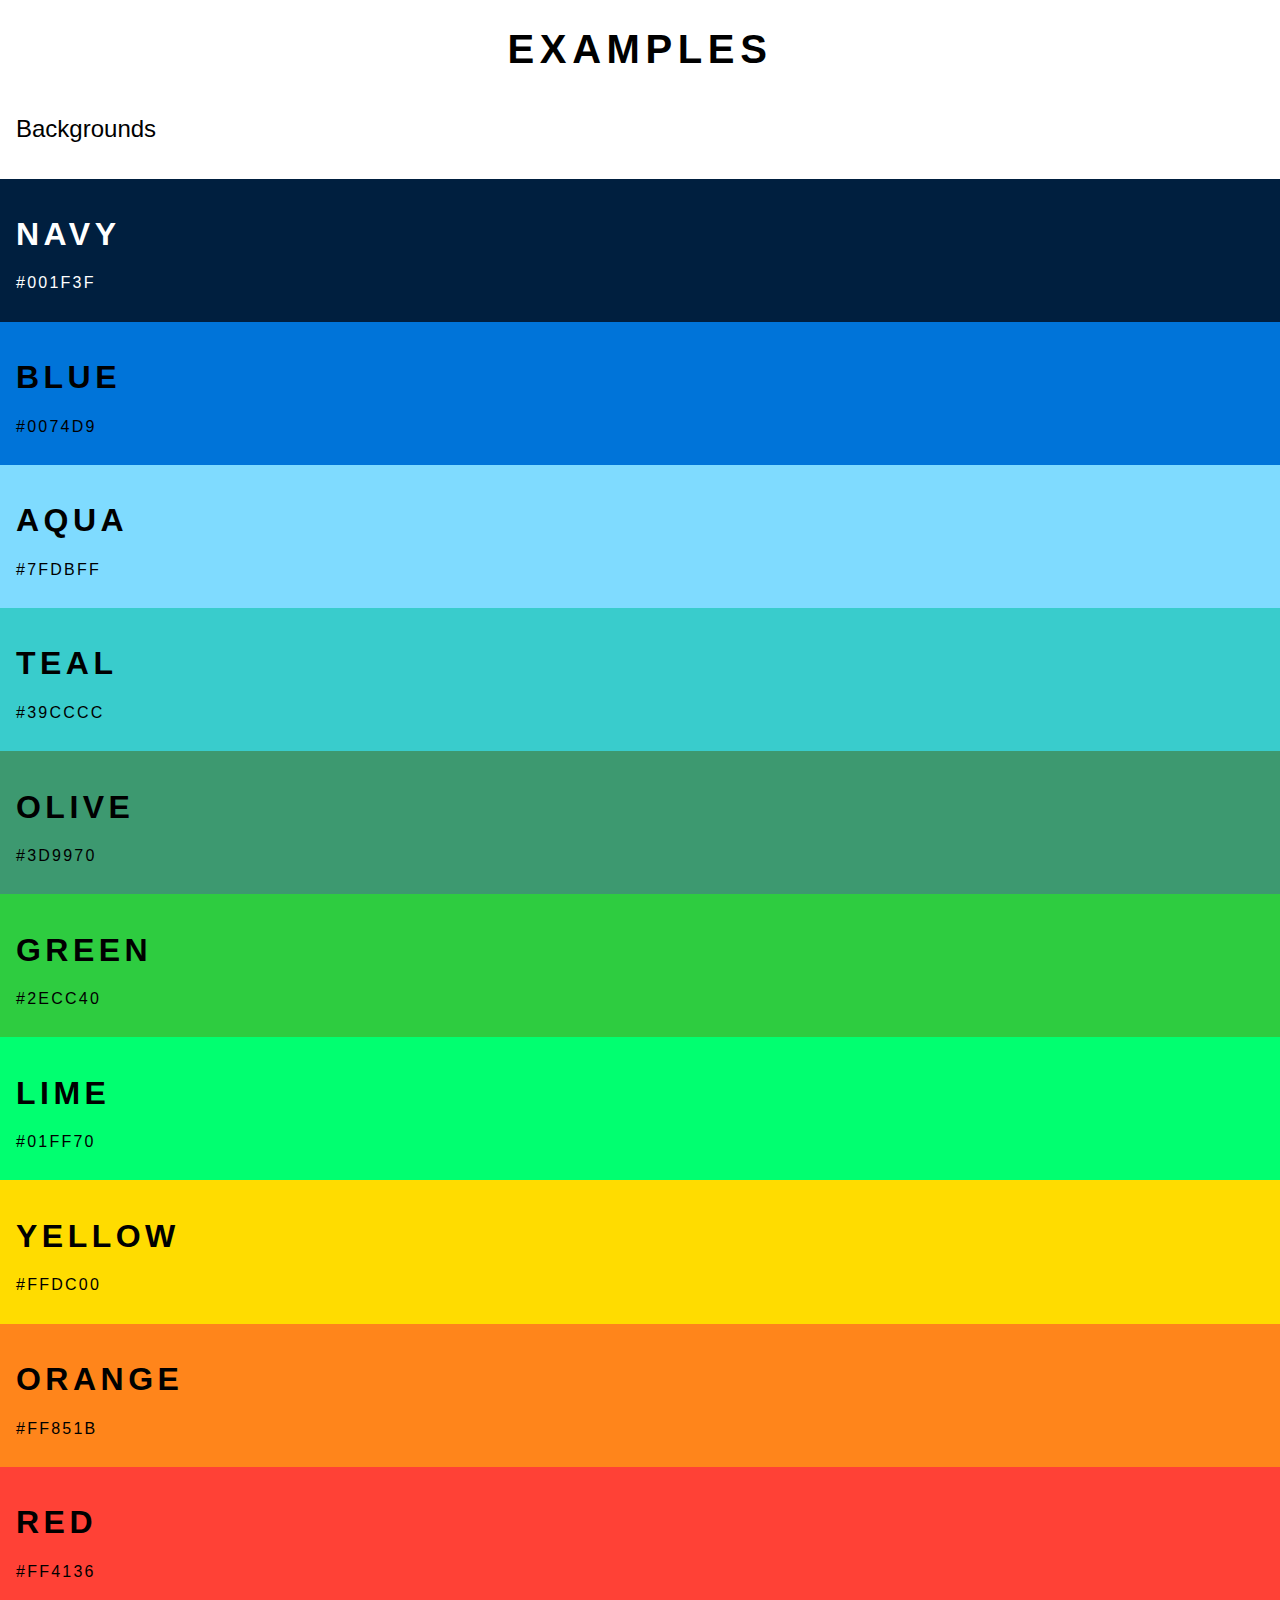
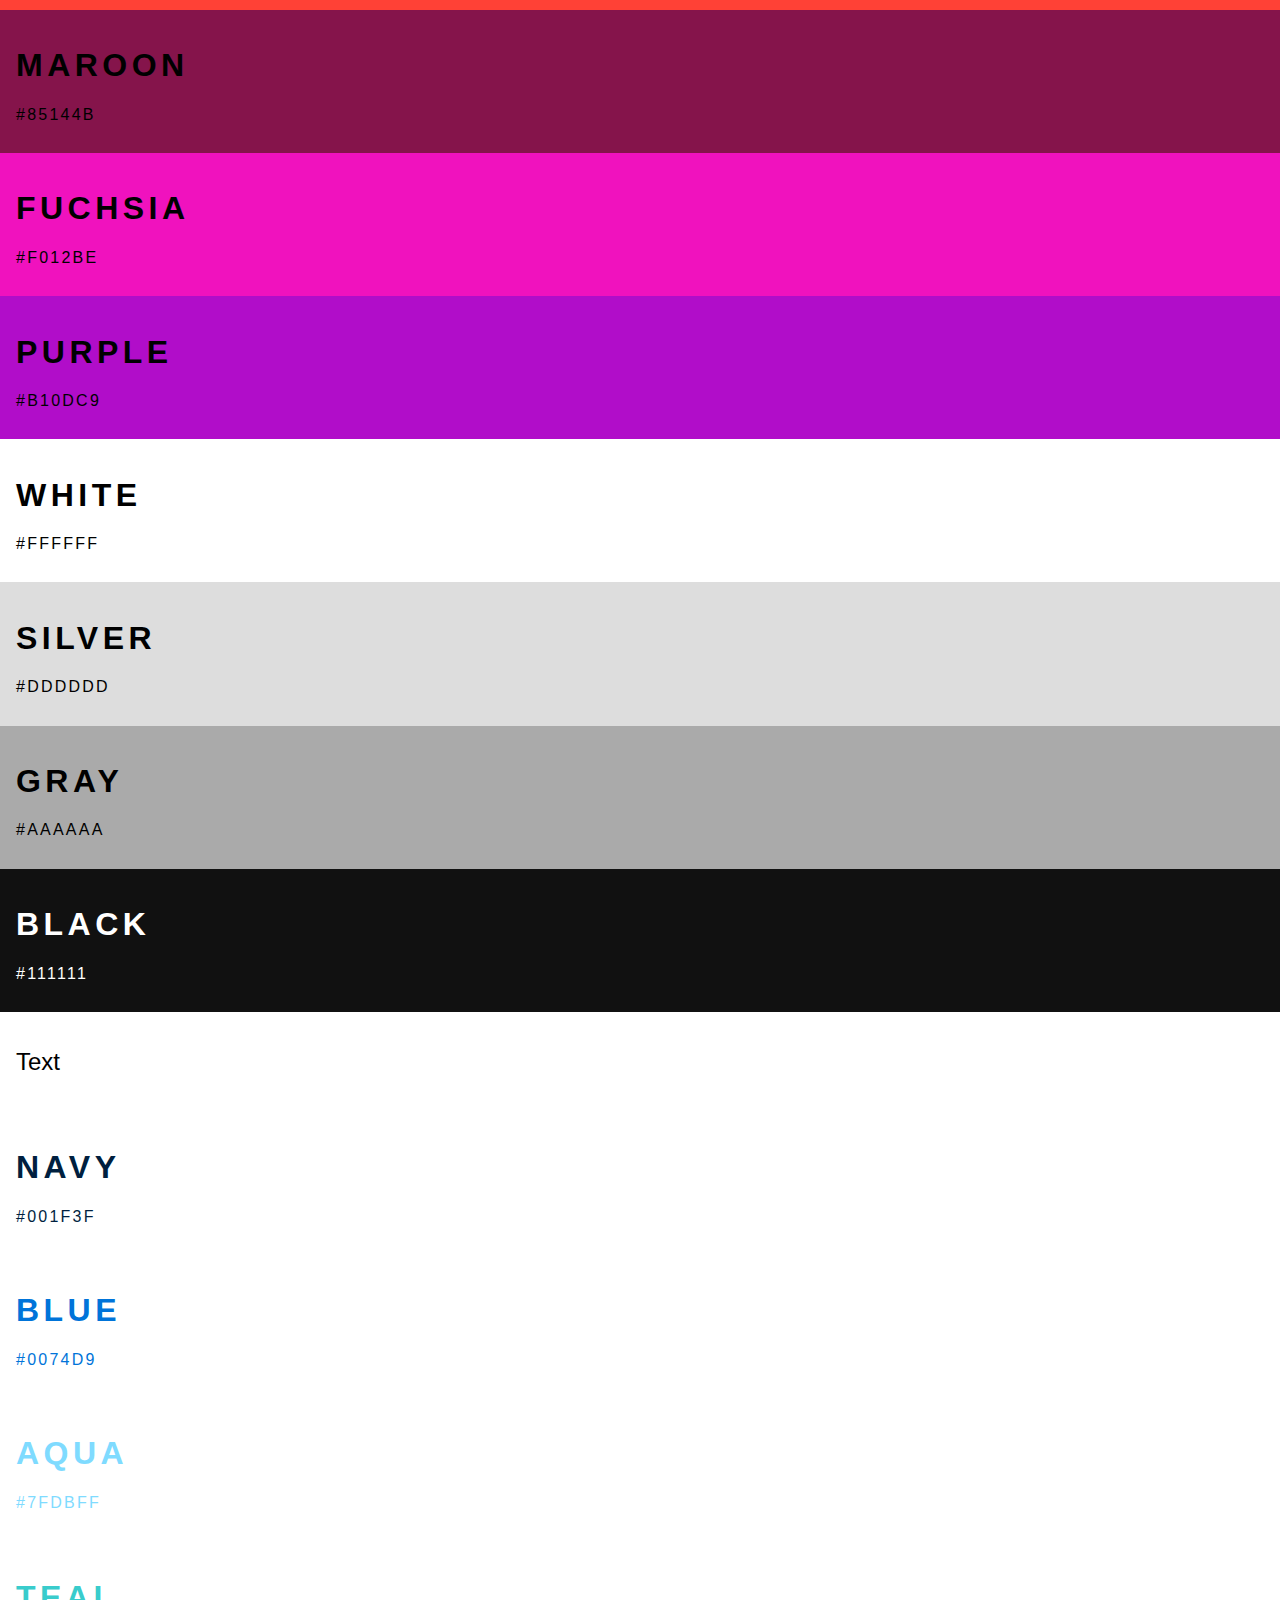
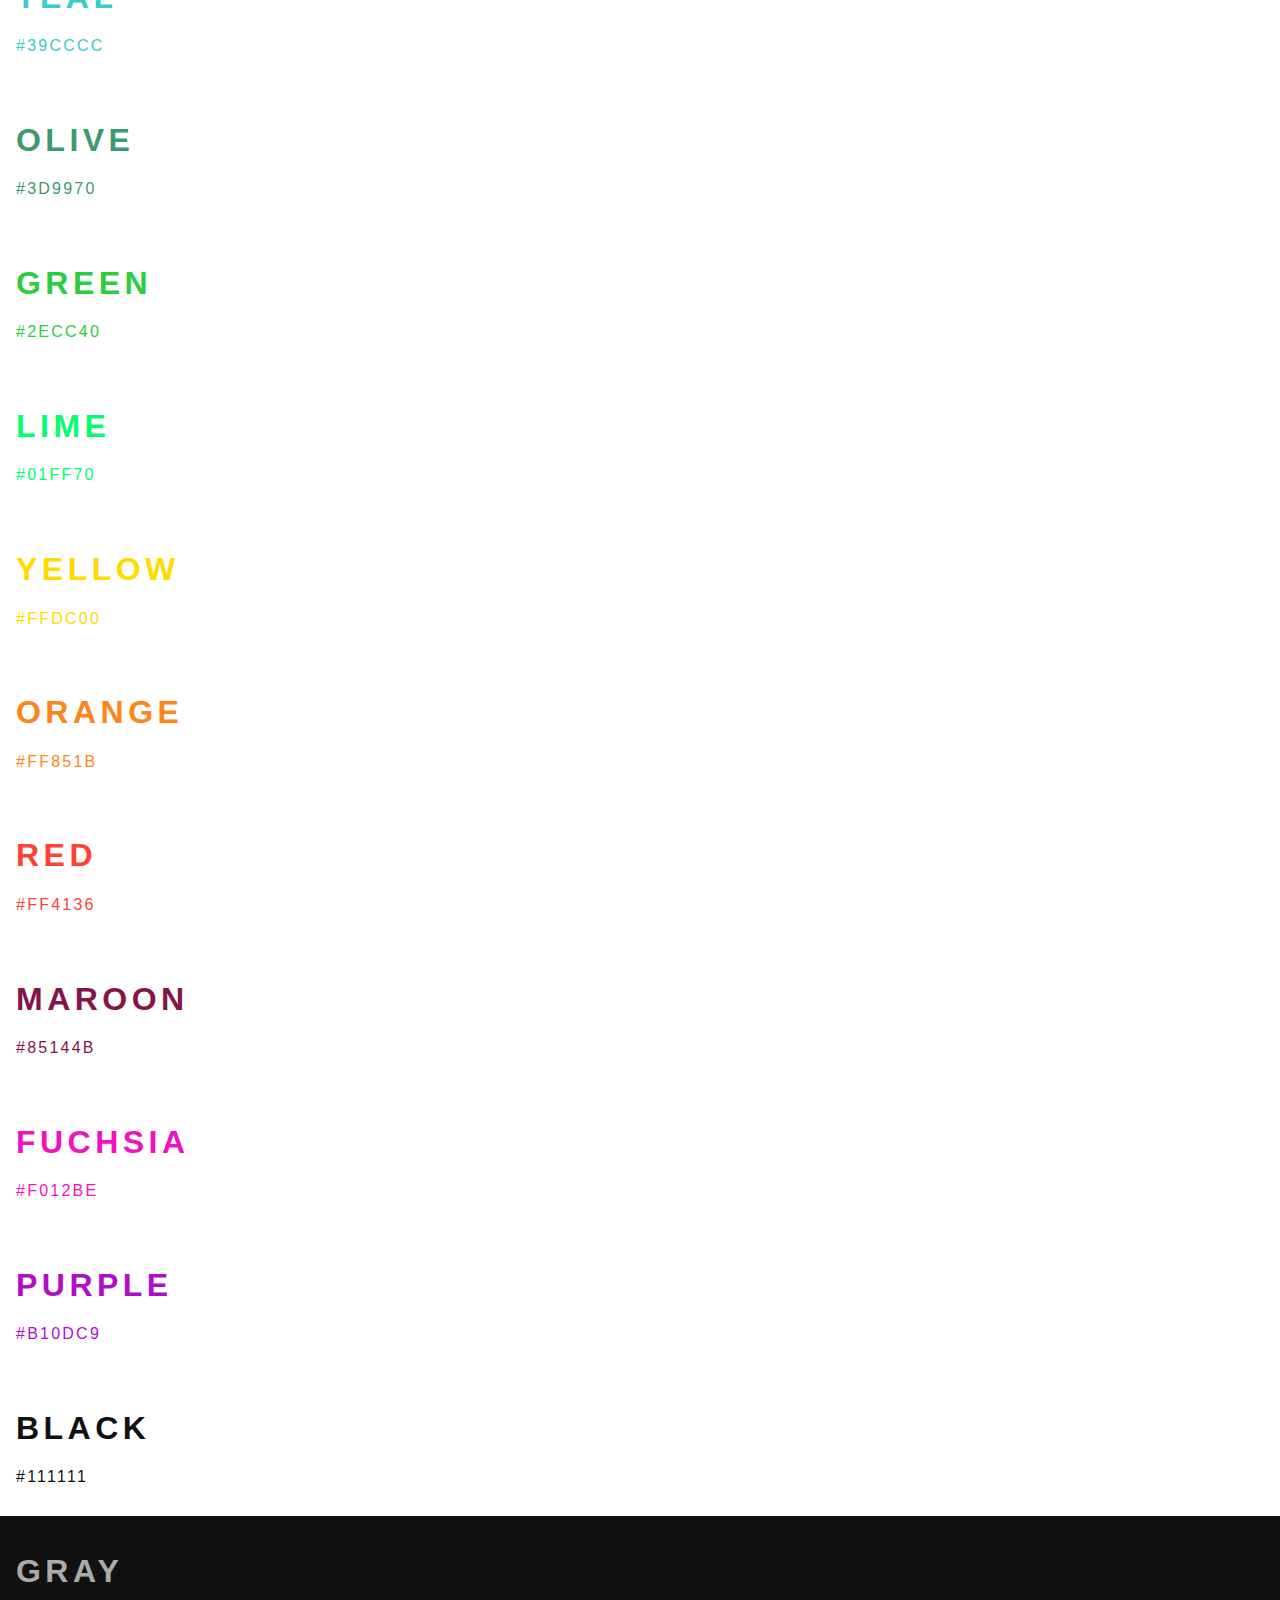
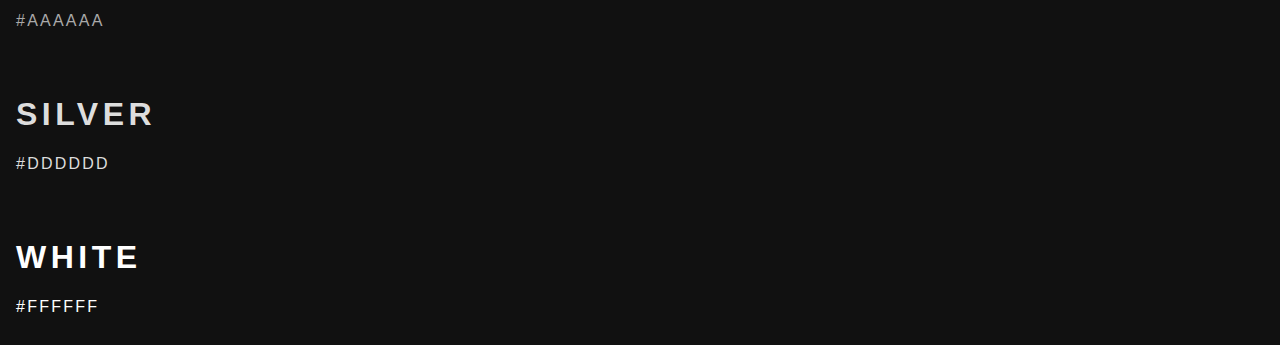
<file: bower_components/mrmrs-colors/index.html>
<!DOCTYPE html>
<html lang="en">
  <head>
    <meta charset="utf-8">
    <title>Colors</title>
    <meta name="author" content="mrmrs">
    <meta name="description" content="A nicer color palette for the web. Download as css, sass, stylus, or plain text.">
    <meta name="viewport" content="width=device-width, initial-scale=1">
    <link rel="stylesheet" href="css/colors.css">
    <link rel="stylesheet" href="site.css">
  <body>
    <section>
      <header class="pvxl">
        <h1 class="mega title tc man">Examples</h1>
      </header>
      <h2 class="pvl thin f1">Backgrounds</h2>
      <div class="bg-navy pvl white">
        <h1 class="title">NAVY</h1>
        <h2 class="thin title small">#001f3f</h2>
      </div>
      <div class="bg-blue pvl">
        <h1 class="title">BLUE</h1>
        <h2 class="thin title small">#0074d9</h2>
      </div>
      <div class="bg-aqua pvl">
        <h1 class="title">AQUA</h1>
        <h2 class="thin title small">#7fdbff</h2>
      </div>
      <div class="bg-teal pvl">
        <h1 class="title">TEAL</h1>
        <h2 class="thin title small">#39cccc</h2>
      </div>
      <div class="bg-olive pvl">
        <h1 class="title">OLIVE</h1>
        <h2 class="thin title small">#3d9970</h2>
      </div>
      <div class="bg-green pvl">
        <h1 class="title">GREEN</h1>
        <h2 class="thin title small">#2ecc40</h2>
      </div>
      <div class="bg-lime pvl">
        <h1 class="title">LIME</h1>
        <h2 class="thin title small">#01ff70</h2>
      </div>
      <div class="bg-yellow pvl">
        <h1 class="title">YELLOW</h1>
        <h2 class="thin title small">#ffdc00</h2>
      </div>
      <div class="bg-orange pvl">
        <h1 class="title">ORANGE</h1>
        <h2 class="thin title small">#ff851b</h2>
      </div>
      <div class="bg-red pvl">
        <h1 class="title">RED</h1>
        <h2 class="thin title small">#ff4136</h2>
      </div>
      <div class="bg-maroon pvl">
        <h1 class="title">MAROON</h1>
        <h2 class="thin title small">#85144b</h2>
      </div>
      <div class="bg-fuchsia pvl">
        <h1 class="title">FUCHSIA</h1>
        <h2 class="thin title small">#f012be</h2>
      </div>
      <div class="bg-purple pvl">
        <h1 class="title">PURPLE</h1>
        <h2 class="thin title small">#b10dc9</h2>
      </div>
      <div class="bg-white pvl">
        <h1 class="title">WHITE</h1>
        <h2 class="thin title small">#ffffff</h2>
      </div>
      <div class="bg-silver pvl">
        <h1 class="title">SILVER</h1>
        <h2 class="thin title small">#dddddd</h2>
      </div>
      <div class="bg-gray pvl">
        <h1 class="title">GRAY</h1>
        <h2 class="thin title small">#aaaaaa</h2>
      </div>
      <div class="bg-black pvl white">
        <h1 class="title">BLACK</h1>
        <h2 class="thin title small">#111111</h2>
      </div>
    </section>
    <section>
      <h2 class="thin f1 pvl">Text</h2>
      <div class="navy pvl">
        <h1 class="title">NAVY</h1>
        <h2 class="thin title small">#001f3f</h2>
      </div>
      <div class="blue pvl">
        <h1 class="title">BLUE</h1>
        <h2 class="thin title small">#0074d9</h2>
      </div>
      <div class="aqua pvl">
        <h1 class="title">AQUA</h1>
        <h2 class="thin title small">#7fdbff</h2>
      </div>
      <div class="teal pvl">
        <h1 class="title">TEAL</h1>
        <h2 class="thin title small">#39cccc</h2>
      </div>
      <div class="olive pvl">
        <h1 class="title">OLIVE</h1>
        <h2 class="thin title small">#3d9970</h2>
      </div>
      <div class="green pvl">
        <h1 class="title">GREEN</h1>
        <h2 class="thin title small">#2ecc40</h2>
      </div>
      <div class="lime pvl">
        <h1 class="title">LIME</h1>
        <h2 class="thin title small">#01ff70</h2>
      </div>
      <div class="yellow pvl">
        <h1 class="title">YELLOW</h1>
        <h2 class="thin title small">#ffdc00</h2>
      </div>
      <div class="orange pvl">
        <h1 class="title">ORANGE</h1>
        <h2 class="thin title small">#ff851b</h2>
      </div>
      <div class="red pvl">
        <h1 class="title">RED</h1>
        <h2 class="thin title small">#ff4136</h2>
      </div>
      <div class="maroon pvl">
        <h1 class="title">MAROON</h1>
        <h2 class="thin title small">#85144b</h2>
      </div>
      <div class="fuchsia pvl">
        <h1 class="title">FUCHSIA</h1>
        <h2 class="thin title small">#f012be</h2>
      </div>
      <div class="purple pvl">
        <h1 class="title">PURPLE</h1>
        <h2 class="thin title small">#b10dc9</h2>
      </div>
      <div class="black pvl">
        <h1 class="title">BLACK</h1>
        <h2 class="thin title small">#111111</h2>
      </div>
      <div class="bg-black gray pvl">
        <h1 class="title">GRAY</h1>
        <h2 class="thin title small">#aaaaaa</h2>
      </div>
      <div class="bg-black silver pvl">
        <h1 class="title">SILVER</h1>
        <h2 class="thin title small">#dddddd</h2>
      </div>
      <div class="bg-black white pvl">
        <h1 class="title">WHITE</h1>
        <h2 class="thin title small">#ffffff</h2>
      </div>
    </section>
  </body>
</html>
</file>
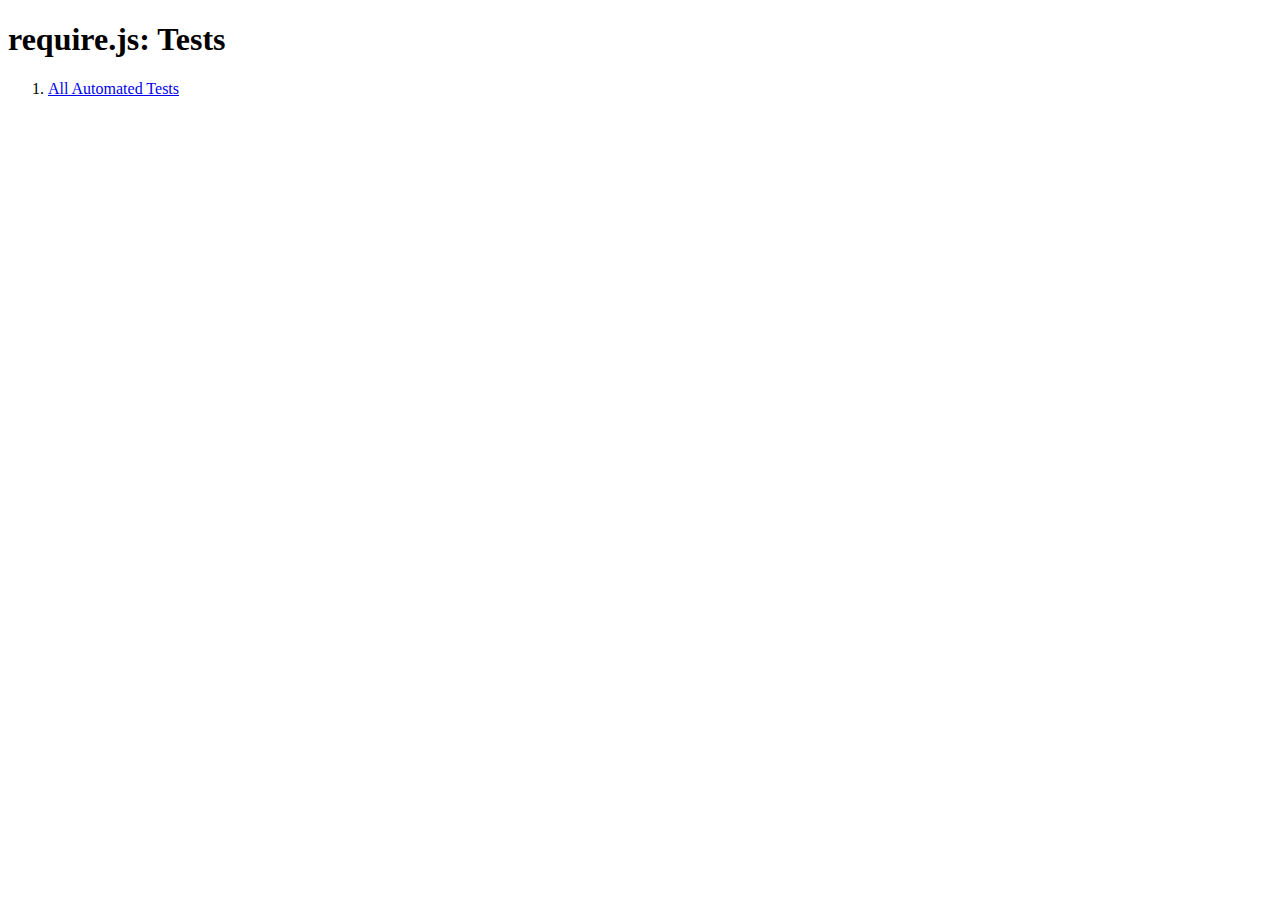
<file: bower_components/requirejs/tests/index.html>
<!DOCTYPE html>
<html>
<head>
    <title>require.js: Tests</title>
</head>
<body>
    <h1>require.js: Tests</h1>
    <ol>
        <li><a href="doh/runner.html?testUrl=../all">All Automated Tests</a>
    </ol>
</body>
</html>
</file>
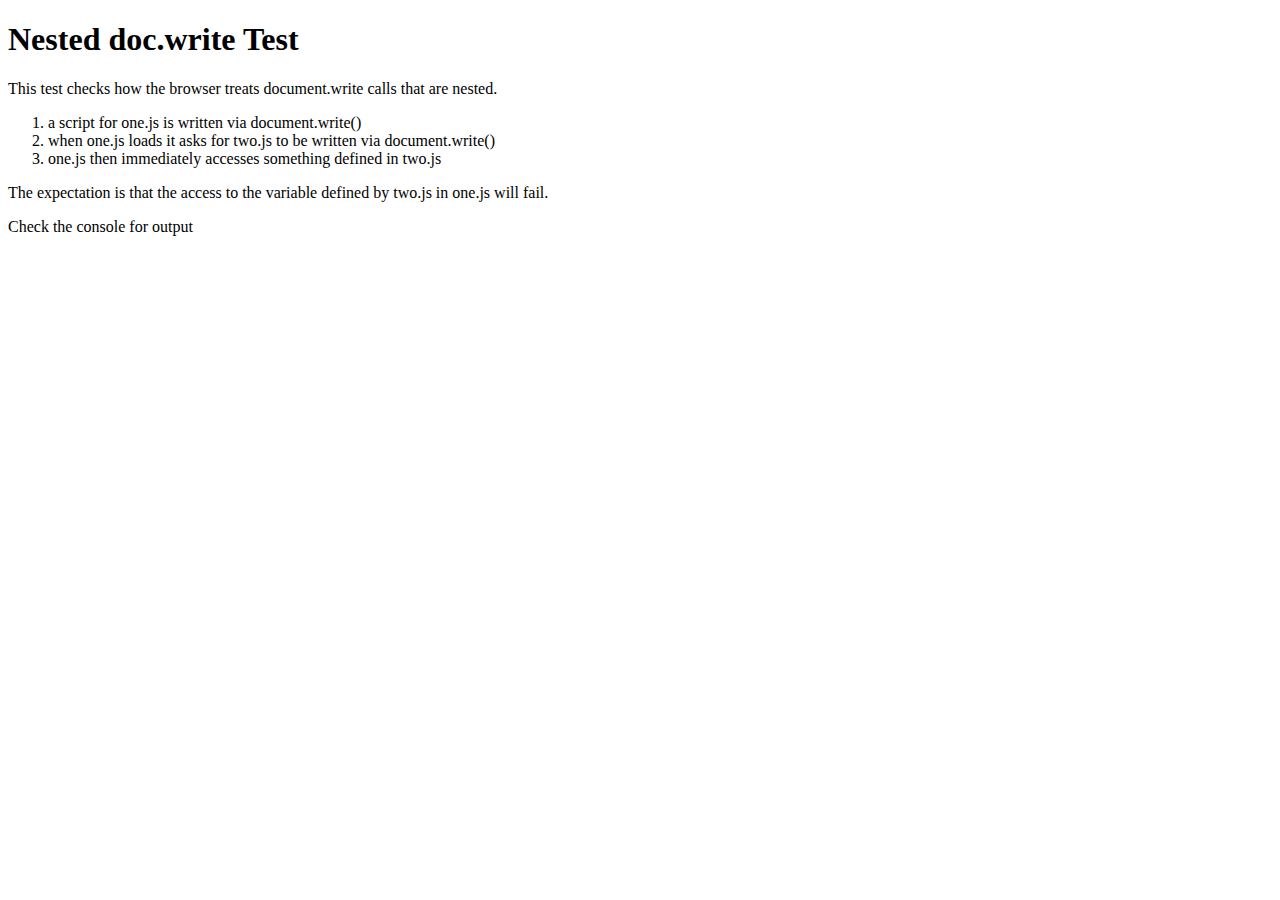
<file: bower_components/requirejs/tests/browsertests/docwritenested/index.html>
<!DOCTYPE html>
<html>
<head>
    <title>Nested doc.write Test</title>
    <script type="text/javascript">
    function loadScript(url) {
        url += "?stamp=" + (new Date()).getTime();
        document.write('<script src="' + url + '"></' + 'script>');
    }
    loadScript("one.js");
    </script>
</head>
<body>
    <h1>Nested doc.write Test</h1>

    <p>This test checks how the browser treats document.write calls that are nested.</p>
    <ol>
        <li>a script for one.js is written via document.write()</li>
        <li>when one.js loads it asks for two.js to be written via document.write()</li>
        <li>one.js then immediately accesses something defined in two.js</li>
    </ol>
    
    <p>The expectation is that the access to the variable defined by two.js in one.js
    will fail.</p>

    <p>Check the console for output</p>
</body>
</html>
</file>
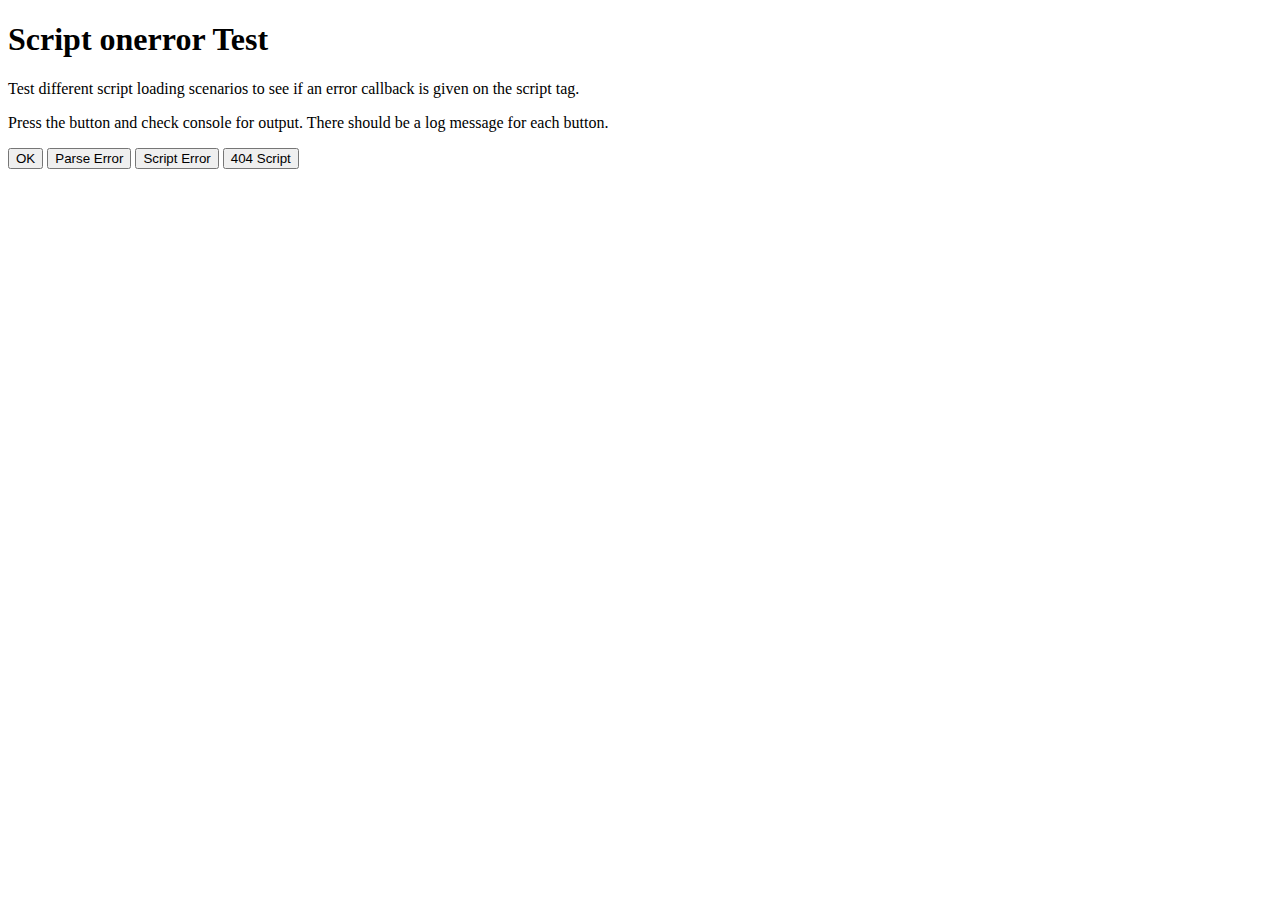
<file: bower_components/requirejs/tests/browsertests/onerror/index.html>
<!DOCTYPE html>
<html>
<head>
    <title>Script onerror Test</title>
    <script src="../common.js"></script>
    <script>

    var readyRegExp = /complete|loaded/;
  
    function onTestScriptLoad(evt) {
        var node = evt.target || evt.srcElement;
        if (evt.type === "load" || readyRegExp.test(node.readyState)) {
            log(node.getAttribute("data-name") + " loaded");
      
            //Clean up binding.
            if (node.removeEventListener) {
                node.removeEventListener("load", onTestScriptLoad, false);
            } else {
                //Probably IE.
                node.detachEvent("onreadystatechange", onTestScriptLoad);
            }
        }
    }

    function onTestError(evt) {
        var node = evt.target || evt.srcElement;
        log(node.getAttribute("data-name") + " onerror triggered");

        //Clean up binding.
        if (node.removeEventListener) {
            node.removeEventListener("error", onTestError, false);
        } else {
            //Probably IE.
            node.detachEvent("onerror", onTestError);
        }
    }

    function attachScript(url, name) {
        var node = document.createElement("script");
        node.src = url;
        node.type = "text/javascript";
        node.charset = "utf-8";
        node.setAttribute("data-name", name);

        //Set up load listener.
        if (node.addEventListener) {
            node.addEventListener("load", onTestScriptLoad, false);
            node.addEventListener("error", onTestError, false);
        } else {
            //Probably IE.
            node.attachEvent("onreadystatechange", onTestScriptLoad);
            node.attachEvent("onerror", onTestError);
        }
  
        document.getElementsByTagName("head")[0].appendChild(node);
    }

    </script>
</head>
<body>
    <h1>Script onerror Test</h1>

    <p>Test different script loading scenarios to see if an error callback is
    given on the script tag.</p>

    <p>Press the button and check console for output. There should be a log
    message for each button.</p>

    <button onclick="attachScript('ok.js', 'ok');">OK</button>
    <button onclick="attachScript('parseError.js', 'parseError');">Parse Error</button>
    <button onclick="attachScript('scriptError.js', 'scriptError');">Script Error</button>
    <button onclick="attachScript('404.js', '404');">404 Script</button>
</body>
</html>
</file>
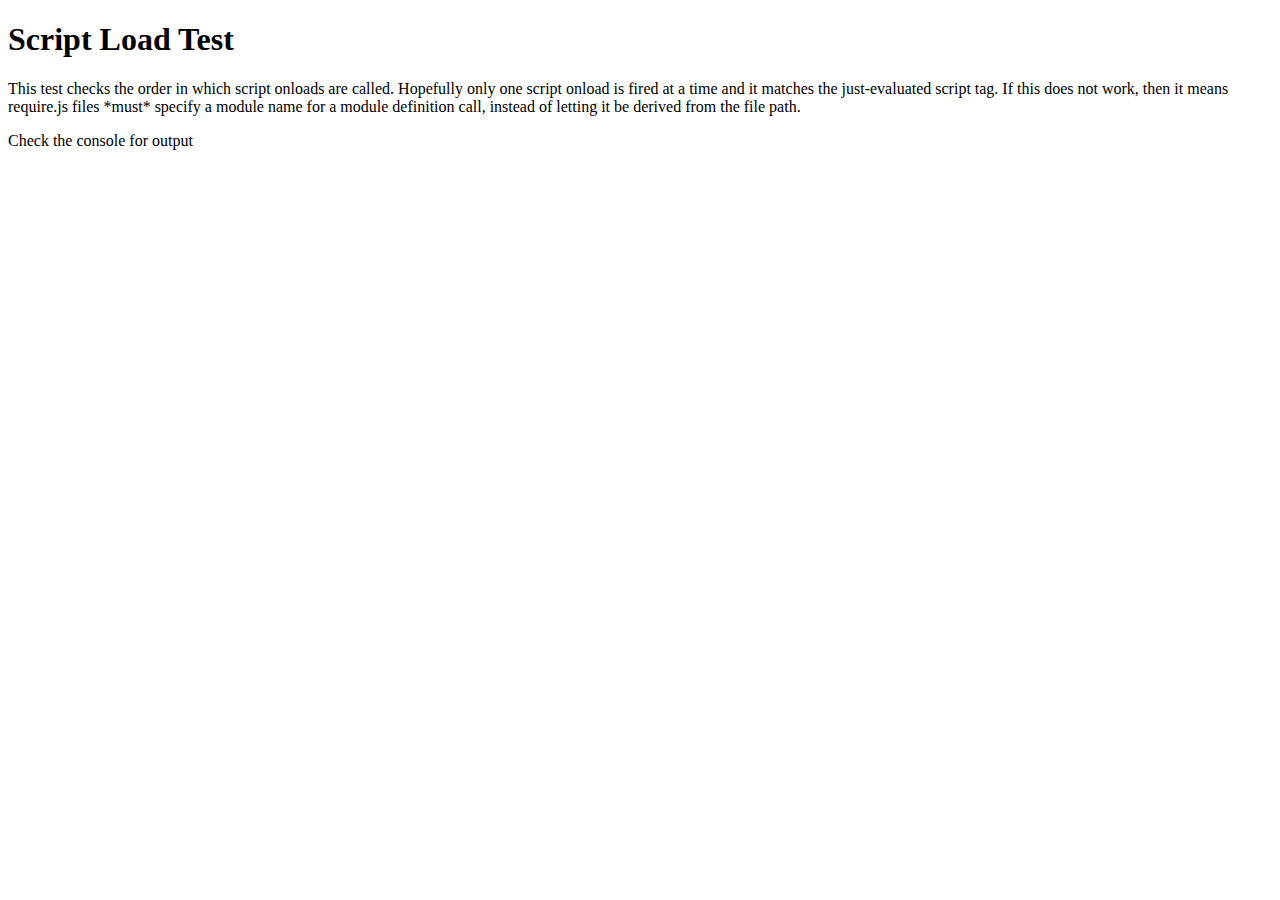
<file: bower_components/requirejs/tests/browsertests/scriptload/index.html>
<!DOCTYPE html>
<html>
<head>
    <title>Script Load Test</title>
    <script type="text/javascript" src="../common.js"></script>
    <script type="text/javascript">
    //cache bust?
    var noCache = location.href.indexOf("nocache") != -1;

    log("noCache: " + noCache);

    var readyRegExp = /complete|loaded/;
  
    var onTestScriptLoad = function(evt) {
      var node = evt.target || evt.srcElement;
      if (evt.type == "load" || readyRegExp.test(node.readyState)) {
        log(node.getAttribute("data-name") + " loaded");
  
        //Clean up script binding.
        if (node.removeEventListener) {
          node.removeEventListener("load", onTestScriptLoad, false);
        } else {
          //Probably IE.
          node.detachEvent("onreadystatechange", onTestScriptLoad);
        }
      }
    }
  
    var attachScript = function(url, name, useDocWrite){
      if (noCache) {
        url += "?stamp=" + (new Date()).getTime();
      }
      if (useDocWrite) {
          //TODO doc.write
          document.write('<script type="text/javascript" charset="utf-8" data-name="'
                         + name
                         + '" src="'
                         + url
                         + '" onload="onTestScriptLoad(evt)" onreadytate="onTestScriptLoad(evt)">\<\/script>');
      } else {
        var node = document.createElement("script");
        node.src = url;
        node.type = "text/javascript";
        node.charset = "utf-8";
        node.setAttribute("data-name", name);
    
        //Set up load listener.
        if (node.addEventListener) {
          node.addEventListener("load", onTestScriptLoad, false);
        } else {
          //Probably IE.
          node.attachEvent("onreadystatechange", onTestScriptLoad);
        }
  
        document.getElementsByTagName("head")[0].appendChild(node);
      }
    }

    var urls = [
        "one.js",
        "two.js",
        "three.js",
        "four.js",
        "five.js",
        "six.js",
        "seven.js",
        "eight.js",
        "nine.js"
    ]

    var loadUrls = function(useDocWrite) {
        for (var i = 0, url; url = urls[i]; i++) {
            attachScript(url, url, useDocWrite);
        }
    }

    //First test document.write calls
    //xxx
    
    //Do appendChilds
    loadUrls(false);

    //Try script appends after page load.
    log("----------------------");
    setTimeout(loadUrls, 2000);
    </script>
</head>
<body>
    <h1>Script Load Test</h1>

    <p>This test checks the order in which script onloads are called. Hopefully
    only one script onload is fired at a time and it matches the just-evaluated
    script tag. If this does not work, then it means require.js files *must* specify
    a module name for a module definition call, instead of letting it be derived
    from the file path.</p>
    <p>Check the console for output</p>
</body>
</html>
</file>
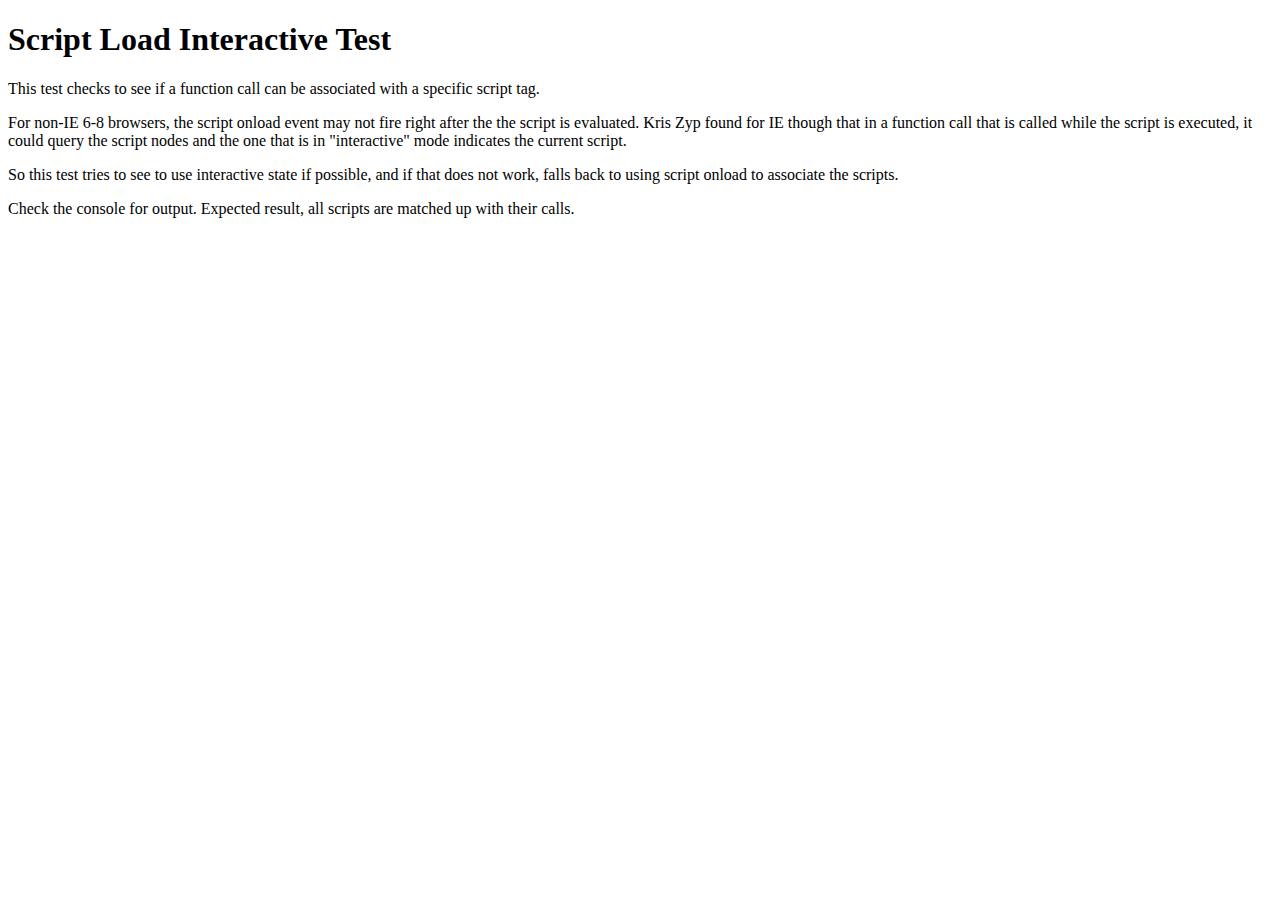
<file: bower_components/requirejs/tests/browsertests/scriptloadinteractive/index.html>
<!DOCTYPE html>
<html>
<head>
    <title>Script Load Interactive Test</title>
    <script src="../common.js"></script>
    <script>
    /*jslint plusplus: false, strict: false */
    /*global log: false, dumpLogs: false */
    //cache bust?
    var noCache = location.href.indexOf("nocache") !== -1;

    log("noCache: " + noCache);

    var readyRegExp = /complete|loaded/,
        useInteractive = false,
        loadedScripts = [],
        callCount = 0,
        currentlyAddingScript,
        waitingFunc, loadUrls,
        urls = [
            "one.js",
            "two.js",
            "three.js",
            "four.js",
            "five.js",
            "six.js",
            "seven.js",
            "eight.js",
            "nine.js"
        ];

    function report() {
        var i, module;
        for (i = 0; i < loadedScripts.length; i++) {
            module = loadedScripts[i];
            log("module " + module.name + " === " + module.obj.name);
        }
        callCount += 1;
        //dumpLogs();
        if (callCount === 1) {
            log("-------Trying cache hits now--------");
            loadedScripts = [];
            setTimeout(loadUrls, 500);
        }
    }

    function finishScript(script, func) {
        if (!script) {
            return;
        }

        loadedScripts.push({
            name: script.getAttribute('data-name').replace(/\.js$/, ''),
            obj: func()
        });

        if (loadedScripts.length === 9) {
            report();
        }
    }

    function onTestScriptLoad(evt) {
        var node = evt.target || evt.srcElement;
        if (evt.type === "load" || readyRegExp.test(node.readyState)) {
            if (!useInteractive) {
                finishScript(node, waitingFunc);
            }

            //Clean up
            if (node.removeEventListener) {
                node.removeEventListener("load", onTestScriptLoad, false);
            } else {
                //Probably IE.
                node.detachEvent("onreadystatechange", onTestScriptLoad);
            }
        }
    }
    function attachScript(url, name, useDocWrite) {
        if (noCache) {
            url += "?stamp=" + (new Date()).getTime();
        }
        var node = document.createElement("script");
        node.src = url;
        node.type = "text/javascript";
        node.charset = "utf-8";
        node.setAttribute("data-name", name);

        //Set up load listener.
        if (node.addEventListener) {
            node.addEventListener("load", onTestScriptLoad, false);
        } else {
            //Probably IE.
            useInteractive = true;
            node.attachEvent("onreadystatechange", onTestScriptLoad);
        }
        currentlyAddingScript = node;

        document.getElementsByTagName("head")[0].appendChild(node);
        currentlyAddingScript = null;
    }

    loadUrls = function () {
        for (var i = 0, url; (url = urls[i]); i++) {
            attachScript(url, url);
        }
    };

    function def(func) {
        var scripts, i, script = currentlyAddingScript;
        if (useInteractive) {
            scripts = document.getElementsByTagName('script');
            var states = [];
            for (i = scripts.length - 1; i > -1; i--) {
                states.push(i + scripts[i].readyState + scripts[i].src);
                //log('script with name ' + scripts[i].getAttribute('data-name') + ' has readyState = ' + scripts[i].readyState + ' for func: ' + func);
                if (scripts[i].readyState === 'interactive') {
                    script = scripts[i];
                    break;
                }
            }
            if (!script) {
                log("ERROR: No matching script interactive for " + func);
                log("script readyStates are: " + states);
            }
            //log('calling finishScript for interactive dat-name: ' + script.getAttribute('data-name'));
            finishScript(script, func);
        } else {
            waitingFunc = func;
        }
    }

    //Do appendChilds
    loadUrls();

    </script>
</head>
<body>
    <h1>Script Load Interactive Test</h1>

    <p>This test checks to see if a function call can be associated with a specific script tag.</p>
    <p>For non-IE 6-8 browsers, the script onload event may not fire right after the the script
    is evaluated. Kris Zyp found for IE though that in a function call that is called while the
    script is executed, it could query the script nodes and the one that is in "interactive" mode
    indicates the current script.</p>
    <p>So this test tries to see to use interactive state if possible, and if that does not work,
    falls back to using script onload to associate the scripts.</p>
    <p>Check the console for output. Expected result, all scripts are matched up with their calls.</p>
</body>
</html>
</file>
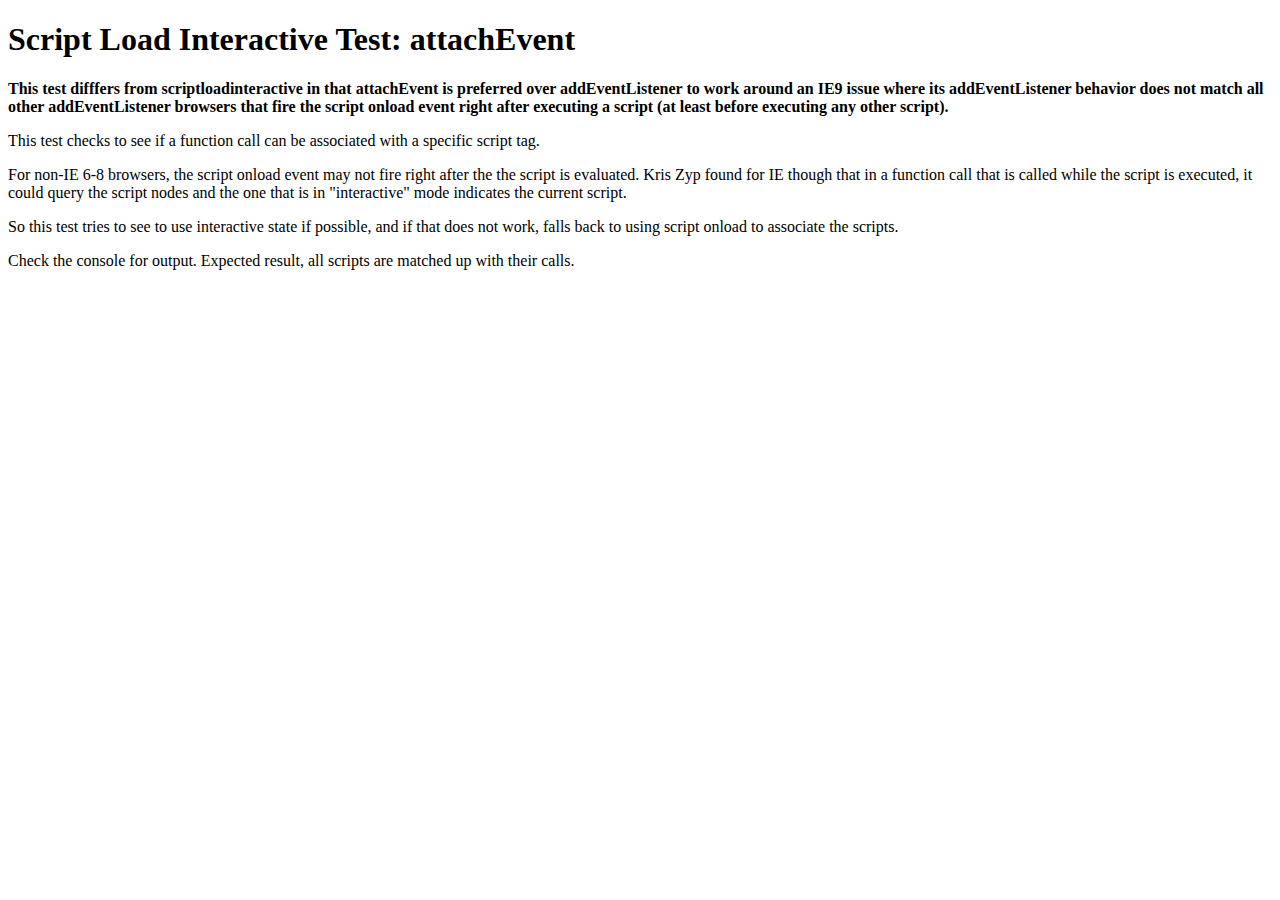
<file: bower_components/requirejs/tests/browsertests/scriptloadinteractiveattach/index.html>
<!DOCTYPE html>
<html>
<head>
    <title>Script Load Interactive Test: attachEvent</title>
    <script src="../common.js"></script>
    <script>
    /*jslint plusplus: false, strict: false */
    /*global log: false, dumpLogs: false */
    //cache bust?
    var noCache = location.href.indexOf("nocache") !== -1;

    log("noCache: " + noCache);

    var readyRegExp = /complete|loaded/,
        useInteractive = false,
        loadedScripts = [],
        callCount = 0,
        currentlyAddingScript,
        waitingFunc, loadUrls,
        urls = [
            "one.js",
            "two.js",
            "three.js",
            "four.js",
            "five.js",
            "six.js",
            "seven.js",
            "eight.js",
            "nine.js"
        ];

    function report() {
        var i, module;
        for (i = 0; i < loadedScripts.length; i++) {
            module = loadedScripts[i];
            log("module " + module.name + " === " + module.obj.name);
        }
        callCount += 1;
        //dumpLogs();
        if (callCount === 1) {
            log("-------Trying cache hits now--------");
            loadedScripts = [];
            setTimeout(loadUrls, 500);
        }
    }

    function finishScript(script, func) {
        if (!script) {
            return;
        }

        loadedScripts.push({
            name: script.getAttribute('data-name').replace(/\.js$/, ''),
            obj: func()
        });

        if (loadedScripts.length === 9) {
            report();
        }
    }

    function onTestScriptLoad(evt) {
        var node = evt.target || evt.srcElement;
        if (evt.type === "load" || readyRegExp.test(node.readyState)) {
            if (!useInteractive) {
                finishScript(node, waitingFunc);
            }

            //Clean up
            if (node.detachEvent) {
                //Probably IE.
                node.detachEvent("onreadystatechange", onTestScriptLoad);
            } else if (node.removeEventListener) {
                node.removeEventListener("load", onTestScriptLoad, false);
            }
        }
    }
    function attachScript(url, name, useDocWrite) {
        if (noCache) {
            url += "?stamp=" + (new Date()).getTime();
        }
        var node = document.createElement("script");
        node.src = url;
        node.type = "text/javascript";
        node.charset = "utf-8";
        node.setAttribute("data-name", name);

        //Set up load listener.
        if (node.attachEvent) {
            //Probably IE.
            useInteractive = true;
            node.attachEvent("onreadystatechange", onTestScriptLoad);
        } else if (node.addEventListener) {
            node.addEventListener("load", onTestScriptLoad, false);
        }
        currentlyAddingScript = node;

        document.getElementsByTagName("head")[0].appendChild(node);
        currentlyAddingScript = null;
    }

    loadUrls = function () {
        for (var i = 0, url; (url = urls[i]); i++) {
            attachScript(url, url);
        }
    };

    function def(func) {
        var scripts, i, script = currentlyAddingScript;
        if (useInteractive) {
            scripts = document.getElementsByTagName('script');
            var states = [];
            for (i = scripts.length - 1; i > -1; i--) {
                states.push(i + scripts[i].readyState + scripts[i].src);
                //log('script with name ' + scripts[i].getAttribute('data-name') + ' has readyState = ' + scripts[i].readyState + ' for func: ' + func);
                if (scripts[i].readyState === 'interactive') {
                    script = scripts[i];
                    break;
                }
            }
            if (!script) {
                log("ERROR: No matching script interactive for " + func);
                log("script readyStates are: " + states);
            }
            //log('calling finishScript for interactive dat-name: ' + script.getAttribute('data-name'));
            finishScript(script, func);
        } else {
            waitingFunc = func;
        }
    }

    //Do appendChilds
    loadUrls();

    </script>
</head>
<body>
    <h1>Script Load Interactive Test: attachEvent</h1>

    <p><b>This test difffers from scriptloadinteractive in that attachEvent is preferred over
    addEventListener to work around an IE9 issue where its addEventListener behavior does not match
    all other addEventListener browsers that fire the script onload event right after executing a
    script (at least before executing any other script).</b></p>
    <p>This test checks to see if a function call can be associated with a specific script tag.</p>
    <p>For non-IE 6-8 browsers, the script onload event may not fire right after the the script
    is evaluated. Kris Zyp found for IE though that in a function call that is called while the
    script is executed, it could query the script nodes and the one that is in "interactive" mode
    indicates the current script.</p>
    <p>So this test tries to see to use interactive state if possible, and if that does not work,
    falls back to using script onload to associate the scripts.</p>
    <p>Check the console for output. Expected result, all scripts are matched up with their calls.</p>
</body>
</html>
</file>
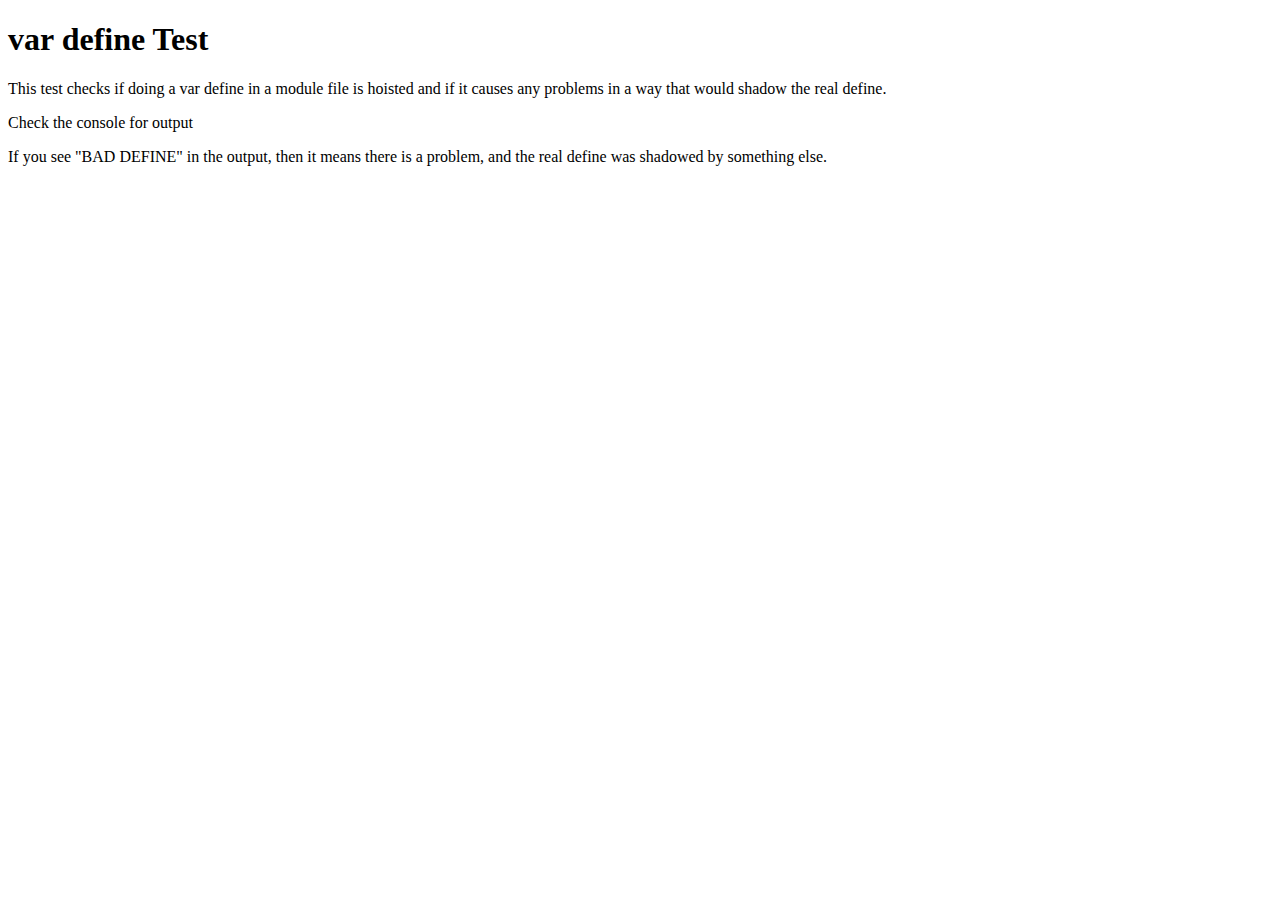
<file: bower_components/requirejs/tests/browsertests/vardefine/index.html>
<!DOCTYPE html>
<html>
<head>
    <title>var define Test</title>
    <script type="text/javascript" src="../common.js"></script>
    <script type="text/javascript" src="define.js"></script>
    <script type="text/javascript">

    var attachScript = function(url, name){
        var node = document.createElement("script");
        node.src = url;
        node.type = "text/javascript";
        node.charset = "utf-8";
        node.setAttribute("data-name", name);

        document.getElementsByTagName("head")[0].appendChild(node);
    }

    var urls = [
        "one.js",
        "two.js",
        "three.js",
        "four.js"
    ]

    var loadUrls = function() {
        for (var i = 0, url; url = urls[i]; i++) {
            attachScript(url, url);
        }
    }

    //Do appendChilds
    loadUrls();
    </script>
</head>
<body>
    <h1>var define Test</h1>

    <p>This test checks if doing a var define in a module file is hoisted
    and if it causes any problems in a way that would shadow the real define.</p>

    <p>Check the console for output</p>

    <p>If you see "BAD DEFINE" in the output, then it means there is a problem,
    and the real define was shadowed by something else.</p>
</body>
</html>
</file>
<file: bower_components/mrmrs-colors/css/colors.css>
/***

   colors.css v1.0
   http://clrs.cc
   @mrmrs
   MIT License

***/
/*

   SKINS
   • Backgrounds
   • Colors

*/
/* Backgrounds */
.bg-navy {
  background-color: #001f3f; }

.bg-blue {
  background-color: #0074d9; }

.bg-aqua {
  background-color: #7fdbff; }

.bg-teal {
  background-color: #39cccc; }

.bg-olive {
  background-color: #3d9970; }

.bg-green {
  background-color: #2ecc40; }

.bg-lime {
  background-color: #01ff70; }

.bg-yellow {
  background-color: #ffdc00; }

.bg-orange {
  background-color: #ff851b; }

.bg-red {
  background-color: #ff4136; }

.bg-fuchsia {
  background-color: #f012be; }

.bg-purple {
  background-color: #b10dc9; }

.bg-maroon {
  background-color: #85144b; }

.bg-white {
  background-color: white; }

.bg-gray {
  background-color: #aaaaaa; }

.bg-silver {
  background-color: #dddddd; }

.bg-black {
  background-color: #111111; }

/* Colors */
.navy {
  color: #001f3f; }

.blue {
  color: #0074d9; }

.aqua {
  color: #7fdbff; }

.teal {
  color: #39cccc; }

.olive {
  color: #3d9970; }

.green {
  color: #2ecc40; }

.lime {
  color: #01ff70; }

.yellow {
  color: #ffdc00; }

.orange {
  color: #ff851b; }

.red {
  color: #ff4136; }

.fuchsia {
  color: #f012be; }

.purple {
  color: #b10dc9; }

.maroon {
  color: #85144b; }

.white {
  color: white; }

.silver {
  color: #dddddd; }

.gray {
  color: #aaaaaa; }

.black {
  color: #111111; }

/* Prettier Links */
a {
  -webkit-transition: color 0.3s ease-in-out;
  transition: color 0.3s ease-in-out; }

a:link {
  color: #0074d9; }

a:visited {
  color: #b10dc9; }

a:hover {
  color: #7fdbff; }

a:active {
  color: #ff851b; }
</file>
<file: bower_components/mrmrs-colors/site.css>
body { margin: 0; padding: 0; font-family: avenir, 'avenir next', helvetica, 'comic sans', arial, sans-serif; }
.mega { font-size: 2.5rem; }
.small { font-size: 1rem; }
.thin { font-weight: 100; }
.pvl { padding: 1rem; }
.tc { text-align: center; }
.title { text-transform: uppercase; letter-spacing: .14em; }
</file>
